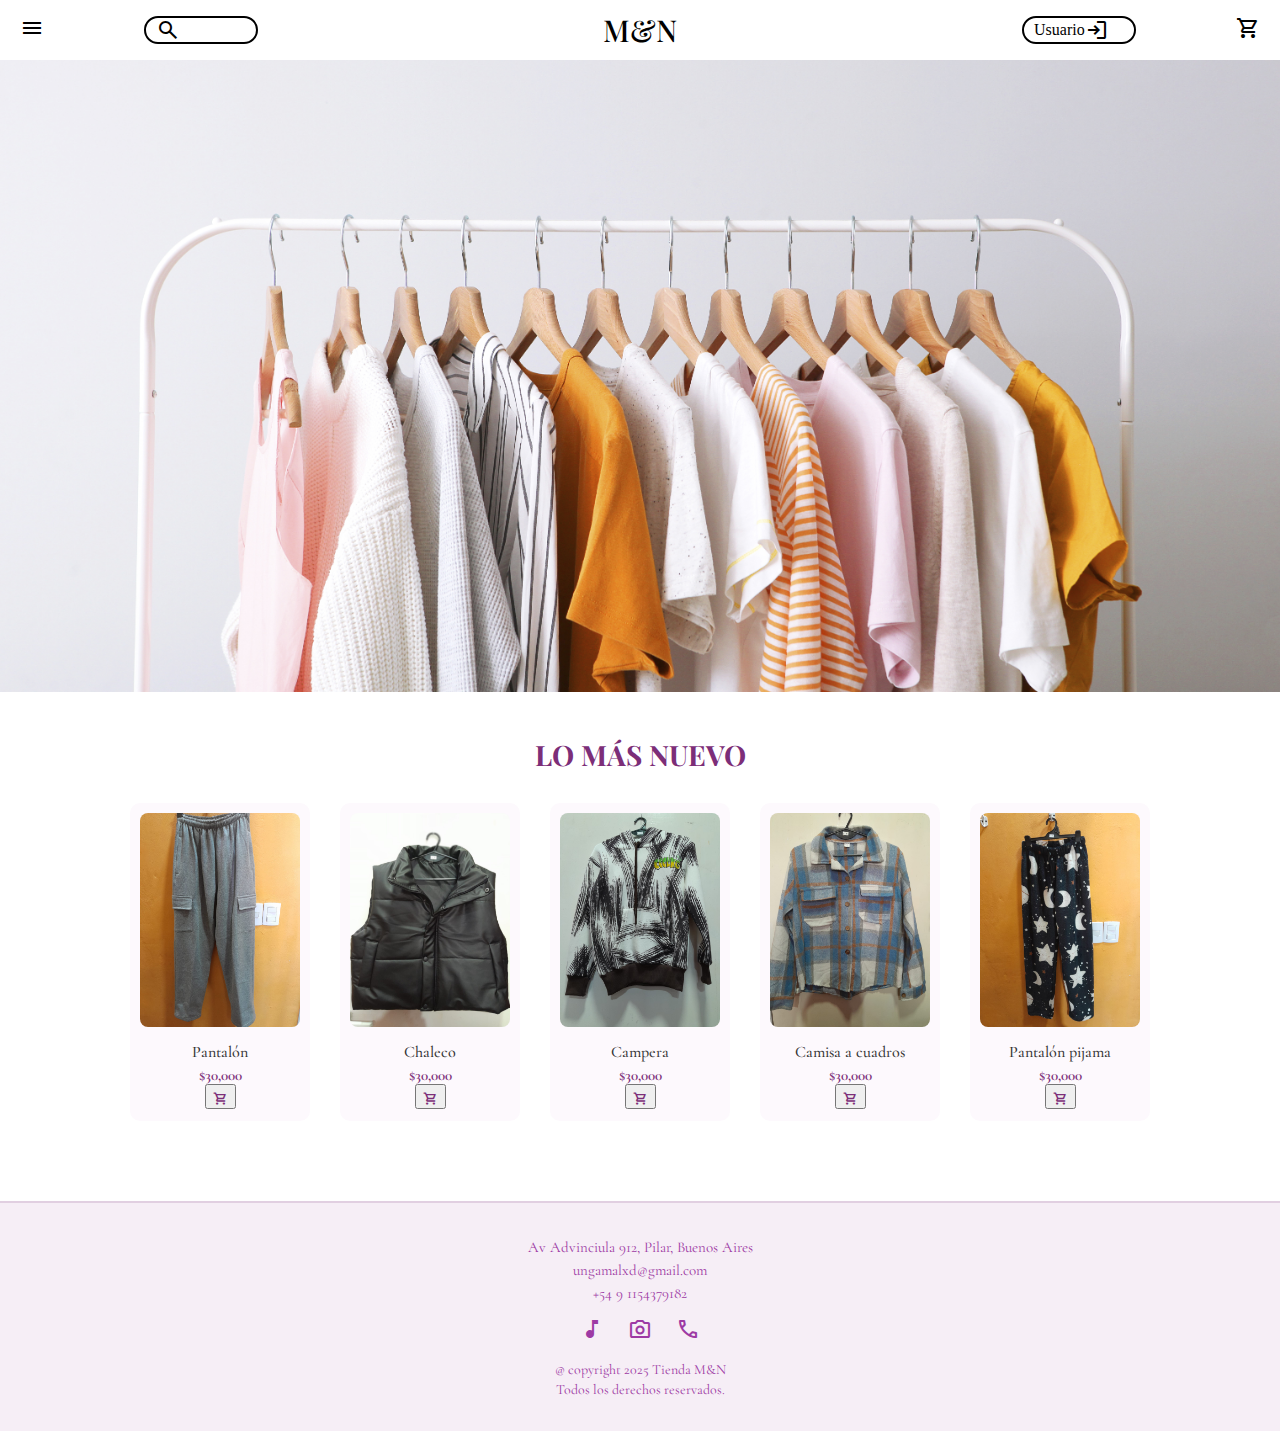
<file: M-N-Sestua-Sanabria-main/index.html>
<!DOCTYPE html>
<html lang="es">

<head>
    <meta charset="UTF-8" />
    <meta name="viewport" content="width=device-width, initial-scale=1.0" />
    <title>M&N</title>
    <link rel="stylesheet" href="style.css" />
    <link href="https://fonts.googleapis.com/css2?family=Material+Symbols+Outlined" rel="stylesheet" />
    <link rel="preconnect" href="https://fonts.googleapis.com" />
    <link rel="preconnect" href="https://fonts.gstatic.com" crossorigin />
    <link
        href="https://fonts.googleapis.com/css2?family=Cormorant+Garamond:ital,wght@0,300..700;1,300..700&family=Playfair+Display:ital,wght@0,400..900;1,400..900&display=swap"
        rel="stylesheet" />
</head>

<body>
    <div id="page-container">
        <header>
            <nav>
                <section id="s1">
                    <span class="material-symbols-outlined">menu</span>
                    <div class="bordeic">
                        <span class="material-symbols-outlined">search</span>
                    </div>
                </section>
                <section id="s2">
                    <a href="index.html">
                        <h1>M&N</h1>
                    </a>
                </section>
                <section id="s3">
                    <div class="bordeic">
                        Usuario<span class="material-symbols-outlined">login</span>
                    </div>
                    <div class="carrito-container">
                        <a href="carrito.html">
                            <span class="material-symbols-outlined">shopping_cart</span>
                            <span class="cart-badge" id="cart-count">0</span>
                        </a>
                    </div>
                </section>
            </nav>
        </header>

        <div>
            <img src="img/fotohero.jpg" id="hero" />
        </div>


        <main>
            <section id="novedades">
                <h2>LO MÁS NUEVO</h2>

                <div id="contenedor-productos" class="fila-productos"></div>
            </section>
        </main>

    </div>


    <footer>
        <div class="footer-info">
            <p>Av Advinciula 912, Pilar, Buenos Aires</p>
            <p>ungamalxd@gmail.com</p>
            <p>+54 9 1154379182</p>
        </div>
        <div class="footer-redes">
            <a href="#"><span class="material-symbols-outlined">music_note</span></a>
            <a href="#"><span class="material-symbols-outlined">photo_camera</span></a>
            <a href="#"><span class="material-symbols-outlined">call</span></a>
        </div>
        <div class="footer-copy">
            <p>@ copyright 2025 Tienda M&N</p>
            <p>Todos los derechos reservados.</p>
        </div>
    </footer>
    <script src="app.js"></script>
    <script src="app-4.js"></script>
</body>

</html>
</file>
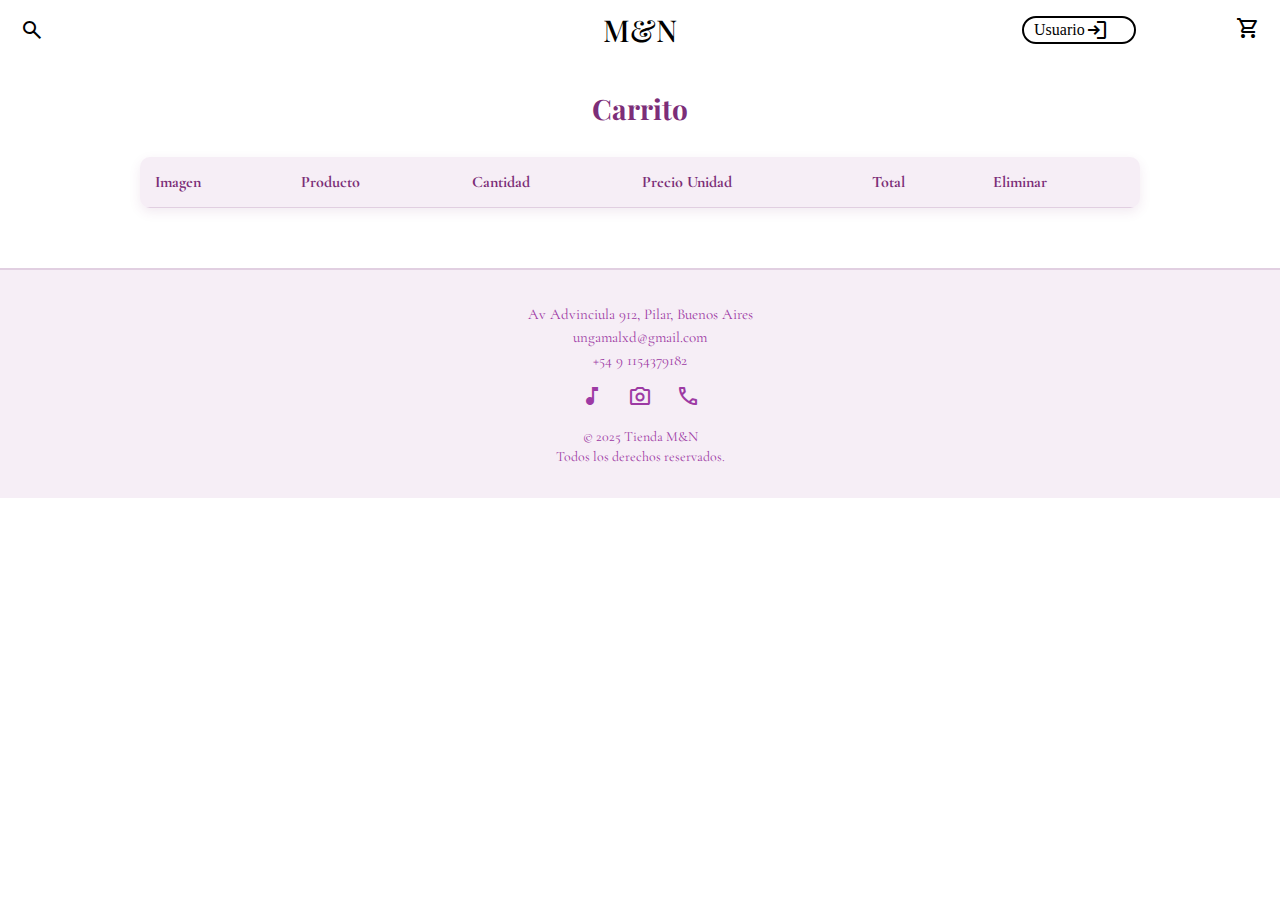
<file: carrito.html>
<!DOCTYPE html>
<html lang="es">
<head>
  <meta charset="UTF-8" />
  <meta name="viewport" content="width=device-width, initial-scale=1.0" />
  <title>M&N - Carrito</title>
  <link rel="stylesheet" href="style.css" />
  <link rel="stylesheet" href="carrito.css" />

  <link href="https://fonts.googleapis.com/css2?family=Material+Symbols+Outlined" rel="stylesheet" />
  <link rel="preconnect" href="https://fonts.googleapis.com" />
  <link rel="preconnect" href="https://fonts.gstatic.com" crossorigin />
  <link
    href="https://fonts.googleapis.com/css2?family=Cormorant+Garamond:ital,wght@0,300..700;1,300..700&family=Playfair+Display:ital,wght@0,400..900;1,400..900&display=swap"
    rel="stylesheet" />
</head>
<body>


    <header>
        <nav>
            <section id="s1">
            
                    
                    <span class="material-symbols-outlined">search</span>
                </div>
            </section>
            <section id="s2">
                <a href="index.html"><h1>M&N</h1></a>
            </section>
            <section id="s3">
                <a href="usuario.html"><div class="bordeic">
                    Usuario<span class="material-symbols-outlined">login</span>
                </div></a>
                <a href="carrito.html"><span class="material-symbols-outlined">shopping_cart</span></a>
            </section>
        </nav>
    </header>


  <main>
    <h2 class="titulo-seccion">Carrito</h2>
    <div class="carrito-contenido">
      <table>
        <thead>
          <tr>
            <th>Imagen</th>
            <th>Producto</th>
            <th>Cantidad</th>
            <th>Precio Unidad</th>
            <th>Total</th>
            <th>Eliminar</th>
          </tr>
        </thead>
        <tbody id="carritofilas">
       
        </tbody>
      </table>
    </div>
  </main>

  
  <footer>
    <div class="footer-info">
      <p>Av Advinciula 912, Pilar, Buenos Aires</p>
      <p>ungamalxd@gmail.com</p>
      <p>+54 9 1154379182</p>
    </div>
    <div class="footer-redes">
      <a href="#"><span class="material-symbols-outlined">music_note</span></a>
      <a href="#"><span class="material-symbols-outlined">photo_camera</span></a>
      <a href="#"><span class="material-symbols-outlined">call</span></a>
    </div>
    <div class="footer-copy">
      <p>&copy; 2025 Tienda M&N</p>
      <p>Todos los derechos reservados.</p>
    </div>
  </footer>

  <script src="app-3.js"></script>
</body>
</html>
</file>
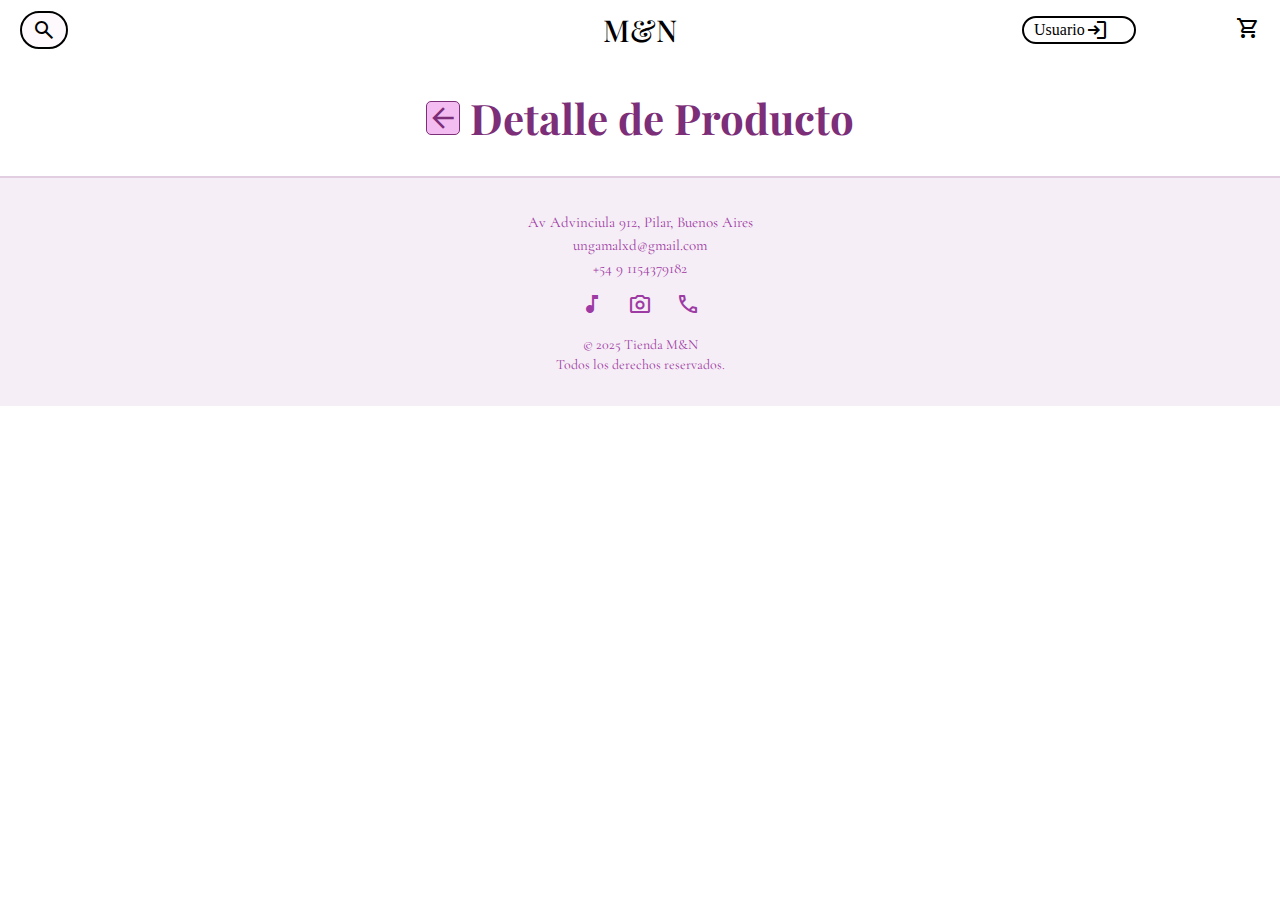
<file: detalle.html>
<!DOCTYPE html>
<html lang="es">
<head>
  <meta charset="UTF-8" />
  <meta name="viewport" content="width=device-width, initial-scale=1.0" />
  <title>M&N - Detalle</title>
  <link rel="stylesheet" href="style.css" />
  <link rel="stylesheet" href="detalle.css" />

  <link href="https://fonts.googleapis.com/css2?family=Material+Symbols+Outlined" rel="stylesheet" />
  <link rel="preconnect" href="https://fonts.googleapis.com" />
  <link rel="preconnect" href="https://fonts.gstatic.com" crossorigin />
  <link
    href="https://fonts.googleapis.com/css2?family=Cormorant+Garamond:ital,wght@0,300..700;1,300..700&family=Playfair+Display:ital,wght@0,400..900;1,400..900&display=swap"
    rel="stylesheet" />
</head>
<body>

  
    <header>
        <nav>
            <section id="s1">
            
                <div id="searchbar">
                
                    <span class="material-symbols-outlined">search</span>
                </div>
            </section>
            <section id="s2">
                <a href="index.html"><h1>M&N</h1></a>
            </section>
            <section id="s3">
                <a href="usuario.html"><div class="bordeic">
                    Usuario<span class="material-symbols-outlined">login</span>
                </div></a>
                                <a href="carrito.html" class="carrito-icono">
                 <span class="material-symbols-outlined">shopping_cart</span>
                 <span id="carrito-count" class="carrito-count">0</span>
                </a>
            </section>
        </nav>
    </header>

  
  <main>
    <div  class="titulo-seccion">
       <span class="material-symbols-outlined" id="arrow"><a href="index.html">arrow_back</a>

</span>
      <h2>Detalle de Producto</h2>
    </div>
    
    <div id="producto"></div>
  </main>

  
  <footer>
    <div class="footer-info">
      <p>Av Advinciula 912, Pilar, Buenos Aires</p>
      <p>ungamalxd@gmail.com</p>
      <p>+54 9 1154379182</p>
    </div>
    <div class="footer-redes">
      <a href="#"><span class="material-symbols-outlined">music_note</span></a>
      <a href="#"><span class="material-symbols-outlined">photo_camera</span></a>
      <a href="#"><span class="material-symbols-outlined">call</span></a>
    </div>
    <div class="footer-copy">
      <p>&copy; 2025 Tienda M&N</p>
      <p>Todos los derechos reservados.</p>
    </div>
  </footer>

  <script src="app-2.js"></script>
  <script src="carrito.js"></script>
</body>
</html>
</file>
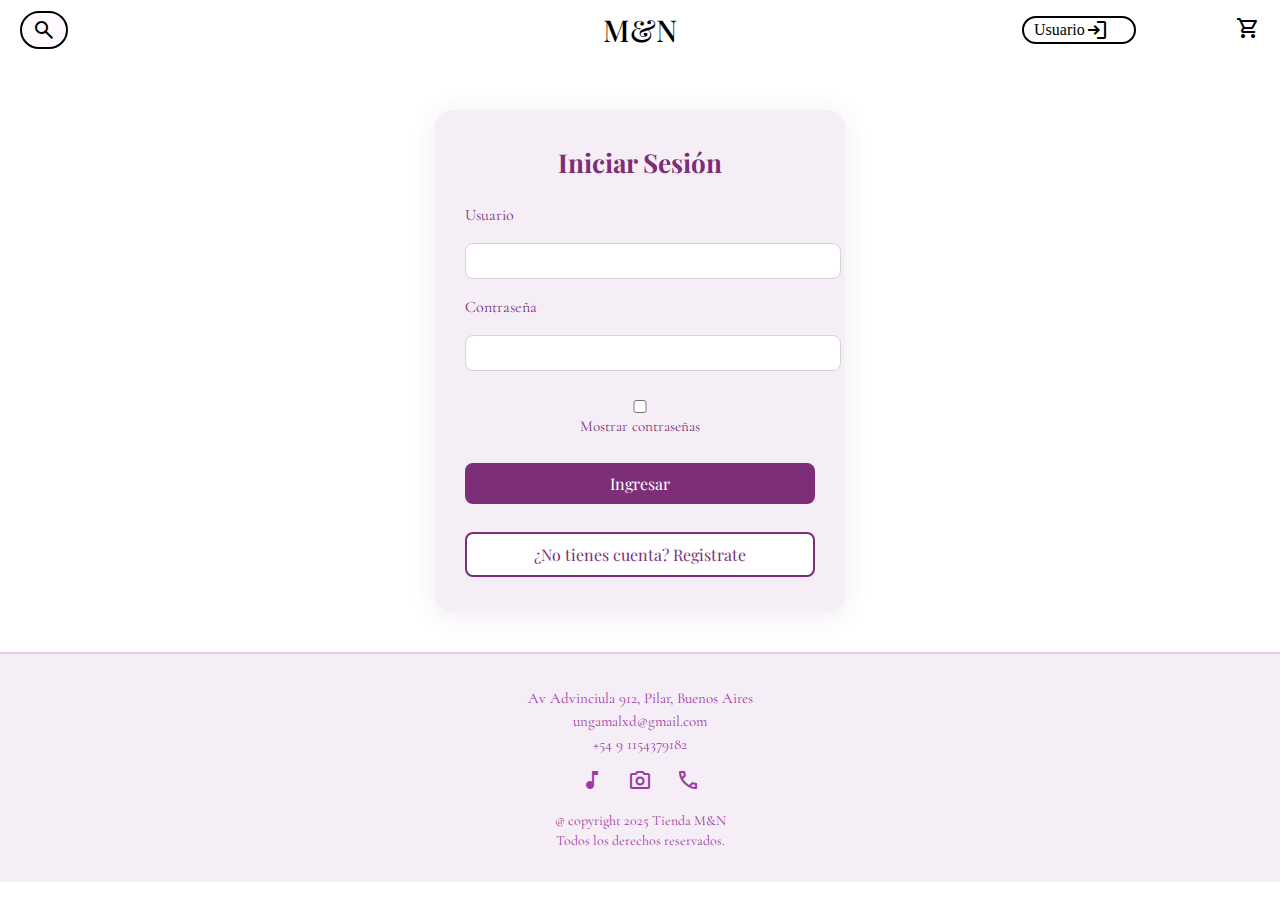
<file: usuario.html>
<!DOCTYPE html>
<html lang="es">

<head>
    <meta charset="UTF-8">
    <meta name="viewport" content="width=device-width, initial-scale=1.0" />
    <title>Login Usuario</title>
    <link rel="stylesheet" href="style.css" />
    <link href="https://fonts.googleapis.com/css2?family=Material+Symbols+Outlined" rel="stylesheet" />
    <link rel="preconnect" href="https://fonts.googleapis.com" />
    <link rel="preconnect" href="https://fonts.gstatic.com" crossorigin />
    <link
        href="https://fonts.googleapis.com/css2?family=Cormorant+Garamond:ital,wght@0,300..700;1,300..700&family=Playfair+Display:ital,wght@0,400..900;1,400..900&display=swap"
        rel="stylesheet" />
</head>

<body>
    <header>
        <nav>
            <section id="s1">
           
                <div id="searchbar">

                    <span class="material-symbols-outlined">search</span>
                </div>
            </section>
            <section id="s2">
                <a href="index.html">
                    <h1>M&N</h1>
                </a>
            </section>
            <section id="s3">
                <a href="usuario.html">
                    <div class="bordeic">
                        Usuario<span class="material-symbols-outlined">login</span>
                    </div>
                </a>
                                <a href="carrito.html" class="carrito-icono">
                 <span class="material-symbols-outlined">shopping_cart</span>
                 <span id="carrito-count" class="carrito-count">0</span>
                </a>
            </section>
        </nav>
    </header>

    <main>
        <section class="login-container" id="login-section">
            <h2 id="form-title">Iniciar Sesión</h2>
            <form class="login-form" id="login-form">
                <label for="usuario">Usuario</label>
                <input type="text" id="usuario" name="usuario" required />

                <label for="password">Contraseña</label>
                <input type="password" id="password" name="password" required />

                <label for="passwordrepeat"> Repetir Contraseña</label>
                <input type="password" id="passwordrepeat" name="passwordrepeat" />

                <div style="margin: 10px 0;">
                    <input type="checkbox" id="show-passwords" />
                    <label for="show-passwords" style="font-size: 0.95em;">Mostrar contraseñas</label>
                </div>

                <button type="submit" class="btn-login" id="login-btn">Ingresar</button>
                <button type="button" class="btn-login btn-alt" id="toggle-btn">¿No tienes cuenta? Registrate</button>
            </form>
        </section>
    </main>

    <footer>
        <div class="footer-info">
            <p>Av Advinciula 912, Pilar, Buenos Aires</p>
            <p>ungamalxd@gmail.com</p>
            <p>+54 9 1154379182</p>
        </div>
        <div class="footer-redes">
            <a href="#"><span class="material-symbols-outlined">music_note</span></a>
            <a href="#"><span class="material-symbols-outlined">photo_camera</span></a>
            <a href="#"><span class="material-symbols-outlined">call</span></a>
        </div>
        <div class="footer-copy">
            <p>@ copyright 2025 Tienda M&N</p>
            <p>Todos los derechos reservados.</p>
        </div>
    </footer>
    <script src="app-4.js"></script>
    <script src="carrito.js"></script>
</body>

</html>
</file>
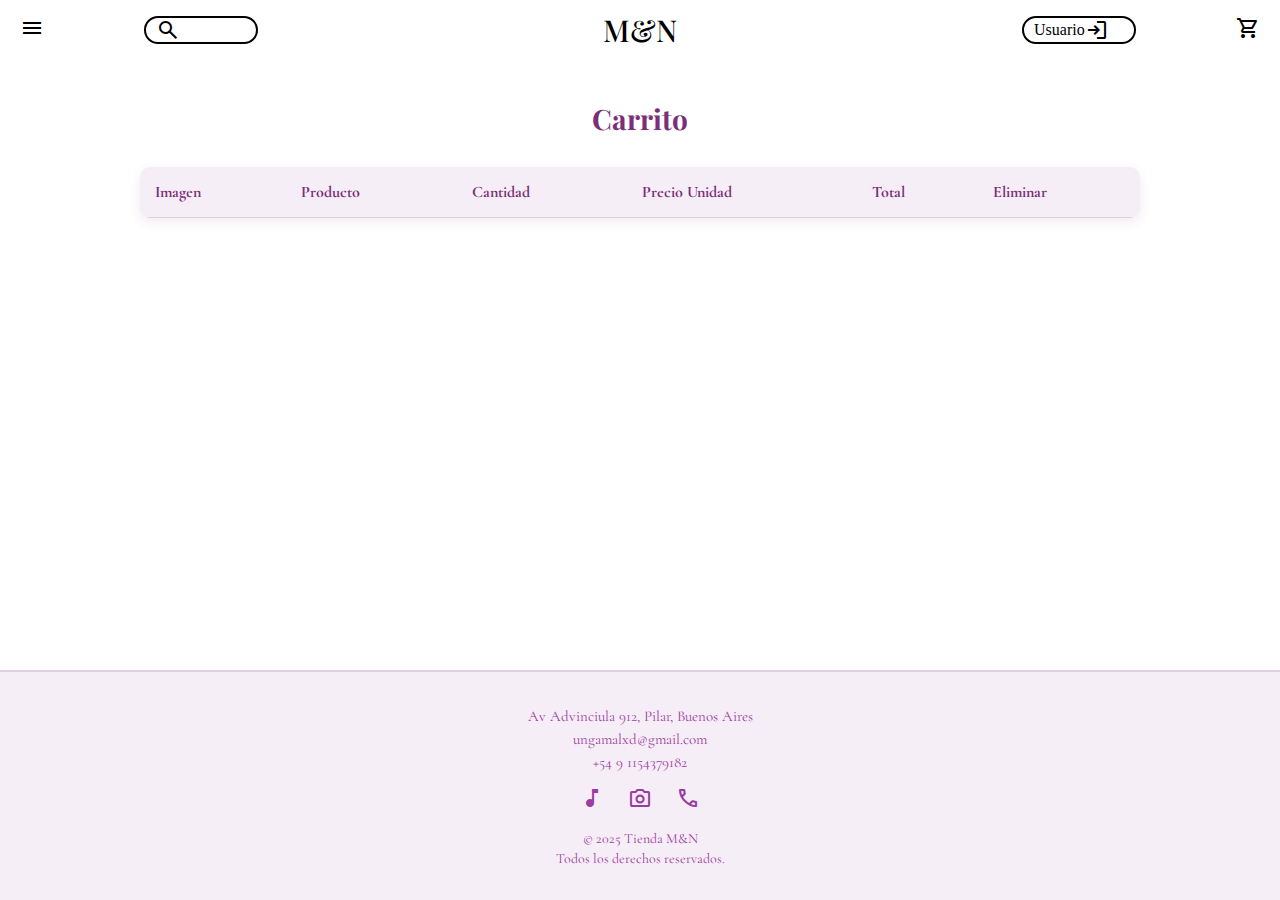
<file: M-N-Sestua-Sanabria-main/carrito.html>
<!DOCTYPE html>
<html lang="es">

<head>
  <meta charset="UTF-8" />
  <meta name="viewport" content="width=device-width, initial-scale=1.0" />
  <title>M&N - Carrito</title>
  <link rel="stylesheet" href="style.css" />
  <link rel="stylesheet" href="carrito.css" />


  <link href="https://fonts.googleapis.com/css2?family=Material+Symbols+Outlined" rel="stylesheet" />
  <link rel="preconnect" href="https://fonts.googleapis.com" />
  <link rel="preconnect" href="https://fonts.gstatic.com" crossorigin />
  <link
    href="https://fonts.googleapis.com/css2?family=Cormorant+Garamond:ital,wght@0,300..700;1,300..700&family=Playfair+Display:ital,wght@0,400..900;1,400..900&display=swap"
    rel="stylesheet" />
</head>

<body>

  <div id="page-container">
    <header>
      <nav>
        <section id="s1">
          <span class="material-symbols-outlined">menu</span>
          <div class="bordeic">
            <span class="material-symbols-outlined">search</span>
          </div>
        </section>
        <section id="s2">
          <a href="index.html">
            <h1>M&N</h1>
          </a>
        </section>
        <section id="s3">
          <div class="bordeic">
            Usuario<span class="material-symbols-outlined">login</span>
          </div>
          <div class="carrito-container">
            <a href="carrito.html">
              <span class="material-symbols-outlined">shopping_cart</span>
              <span class="cart-badge" id="cart-count">0</span>
            </a>
          </div>
      </nav>
    </header>


    <main>
      <h2 class="titulo-seccion">Carrito</h2>
      <div class="carrito-contenido">
        <table>
          <thead>
            <tr>
              <th>Imagen</th>
              <th>Producto</th>
              <th>Cantidad</th>
              <th>Precio Unidad</th>
              <th>Total</th>
              <th>Eliminar</th>
            </tr>
          </thead>
          <tbody id="carritofilas">

          </tbody>
        </table>
      </div>
    </main>


  </div>

  <footer>
    <div class="footer-info">
      <p>Av Advinciula 912, Pilar, Buenos Aires</p>
      <p>ungamalxd@gmail.com</p>
      <p>+54 9 1154379182</p>
    </div>
    <div class="footer-redes">
      <a href="#"><span class="material-symbols-outlined">music_note</span></a>
      <a href="#"><span class="material-symbols-outlined">photo_camera</span></a>
      <a href="#"><span class="material-symbols-outlined">call</span></a>
    </div>
    <div class="footer-copy">
      <p>&copy; 2025 Tienda M&N</p>
      <p>Todos los derechos reservados.</p>
    </div>
  </footer>

  <script src="app-3.js"></script>
  <script src="app-4.js"></script>
</body>

</html>
</file>
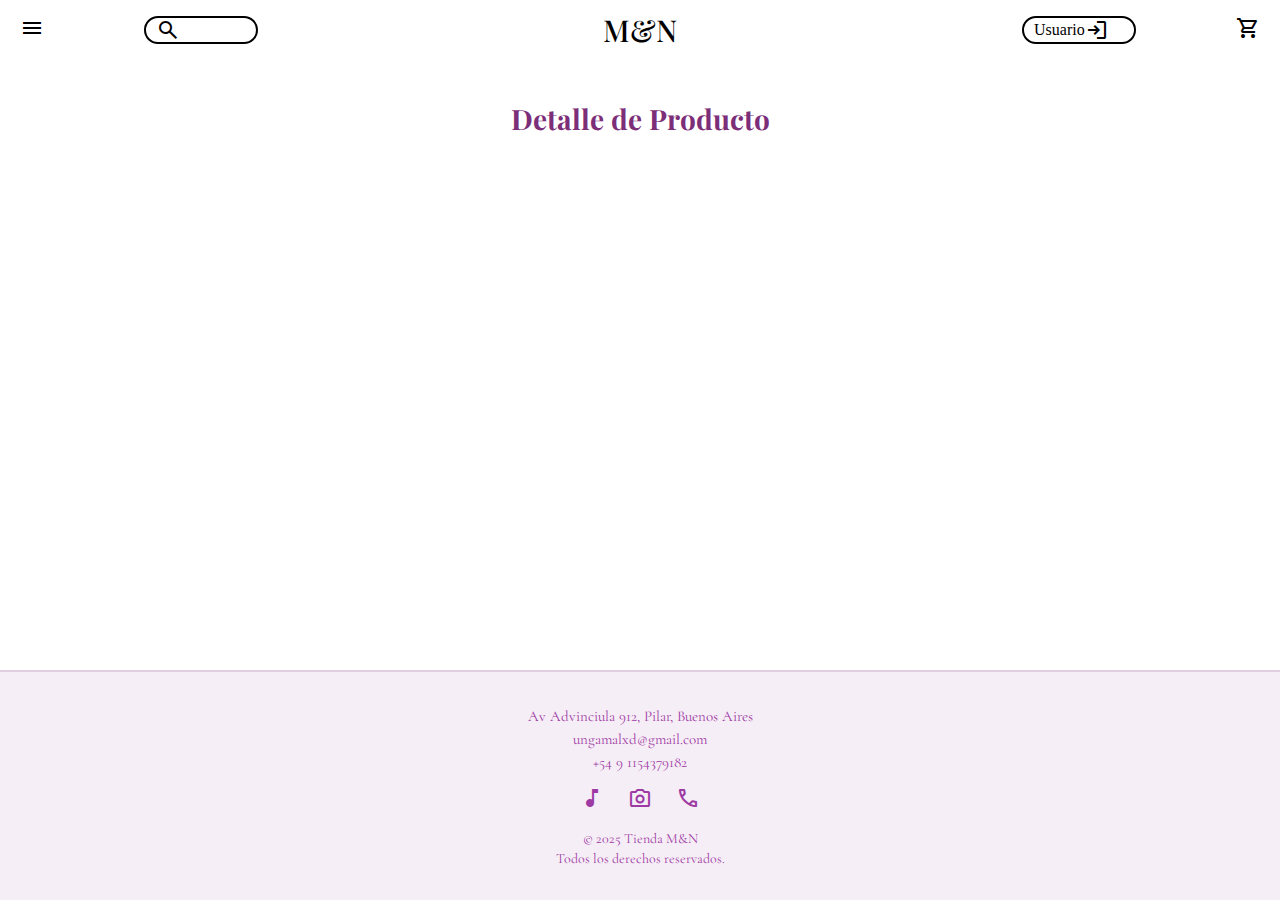
<file: M-N-Sestua-Sanabria-main/detalle.html>
<!DOCTYPE html>
<html lang="es">

<head>
  <meta charset="UTF-8" />
  <meta name="viewport" content="width=device-width, initial-scale=1.0" />
  <title>M&N - Detalle</title>
  <link rel="stylesheet" href="style.css" />
  <link rel="stylesheet" href="detalle.css" />

  <link href="https://fonts.googleapis.com/css2?family=Material+Symbols+Outlined" rel="stylesheet" />
  <link rel="preconnect" href="https://fonts.googleapis.com" />
  <link rel="preconnect" href="https://fonts.gstatic.com" crossorigin />
  <link
    href="https://fonts.googleapis.com/css2?family=Cormorant+Garamond:ital,wght@0,300..700;1,300..700&family=Playfair+Display:ital,wght@0,400..900;1,400..900&display=swap"
    rel="stylesheet" />
</head>

<body>

  <div id="page-container">
    <header>
      <nav>
        <section id="s1">
          <span class="material-symbols-outlined">menu</span>
          <div class="bordeic">
            <span class="material-symbols-outlined">search</span>
          </div>
        </section>
        <section id="s2">
          <a href="index.html">
            <h1>M&N</h1>
          </a>
        </section>
        <section id="s3">
          <div class="bordeic">
            Usuario<span class="material-symbols-outlined">login</span>
          </div>
          <div class="carrito-container">
            <a href="carrito.html">
              <span class="material-symbols-outlined">shopping_cart</span>
              <span class="cart-badge" id="cart-count">0</span>
            </a>
          </div>
        </section>
      </nav>
    </header>


    <main>
      <h2 class="titulo-seccion">Detalle de Producto</h2>
      <div id="producto"></div>
    </main>
  </div>



  <footer>
    <div class="footer-info">
      <p>Av Advinciula 912, Pilar, Buenos Aires</p>
      <p>ungamalxd@gmail.com</p>
      <p>+54 9 1154379182</p>
    </div>
    <div class="footer-redes">
      <a href="#"><span class="material-symbols-outlined">music_note</span></a>
      <a href="#"><span class="material-symbols-outlined">photo_camera</span></a>
      <a href="#"><span class="material-symbols-outlined">call</span></a>
    </div>
    <div class="footer-copy">
      <p>&copy; 2025 Tienda M&N</p>
      <p>Todos los derechos reservados.</p>
    </div>
  </footer>

  <script src="app-2.js"></script>
  <script src="app-4.js"></script>
</body>

</html>
</file>
<file: M-N-Sestua-Sanabria-main/style.css>
*{
    margin: 0;
}

h1{

  font-family: "Playfair Display", serif;
  font-optical-sizing: auto;
  font-weight: 500;
  font-style: normal;
  font-size: 30px;
}

nav{
    display: grid;
    grid-template-columns: 20% 60% 20%;
    align-items: center;
    margin-left: 20px;
    margin-right: 20px;
    margin-top: 10px;
    margin-bottom: 10px;
}
#s1{
    display: grid;
    grid-template-columns: 1fr 1fr;
    justify-items: start;
}
#s2{
    display: grid;
    justify-items: center;
}
#s3{
    display: grid;
    grid-template-columns: 1fr 1fr;
    justify-items: end;
}

.bordeic{
    align-items: center;
    display: grid;
    grid-template-columns: 1fr 1fr;
    border: solid 2px;
    border-radius: 20px;
    padding-left: 10px;
    width: 100px;

}
#hero{
    width: 100%;
}
footer {
  background-color: #f6eef6; 
  color: #9d3aa4;
  padding: 30px 20px;
  text-align: center;
  font-family: "Cormorant Garamond", serif;
  border-top: 2px solid #e1cfe1;

}

.footer-info p {
  margin: 5px 0;
  font-size: 15px;
}

.footer-redes {
  margin: 15px 0;
}

.footer-redes a {
  margin: 0 10px;
  display: inline-block;
}

html, body{
  height: 100%;
}
body{
  display: flex;
  flex-direction: column;
}

.footer-redes a img:hover {
  filter: none; 
}

.footer-copy {
  margin-top: 10px;
  font-size: 14px;
  color: #9d3aa4;
}

.footer-copy p {
  margin: 3px 0;
}
#novedades {
  padding: 40px 20px;
  background-color: #fff;
}

#novedades h2 {
  font-family: "Playfair Display", serif;
  font-size: 28px;
  color: #7c2e78;
  text-align: center;
  margin-bottom: 30px;
}

.fila-productos {
  display: flex;
  justify-content: center;
  flex-wrap: wrap;
  gap: 30px;
  margin-bottom: 40px;
}

.producto {
  width: 160px;
  text-align: center;
  font-family: "Cormorant Garamond", serif;
  background-color: #fdf9fd;
  border-radius: 10px;
  padding: 10px;
  transition: transform 0.3s ease, box-shadow 0.3s ease;
}

.producto:hover {
  transform: translateY(-5px);
  box-shadow: 0 4px 12px rgba(124, 46, 120, 0.2);
}

.producto img {
  width: 100%;
  height: auto;
  border-radius: 8px;
  object-fit: cover;
}

.producto p {
  margin-top: 10px;
  font-size: 16px;
  color: #333;
  font-weight: 500;
}

.producto span {
  display: block;
  margin-top: 4px;
  color: #7c2e78;
  font-weight: 600;
  font-size: 15px;
}
a{
    text-decoration: none;
    color: currentColor;
}

#page-container {
  flex: 1;
  display: flex;
  flex-direction: column;
}
</file>
<file: style.css>
*{
    margin: 0;
}

h1{

  font-family: "Playfair Display", serif;
  font-optical-sizing: auto;
  font-weight: 500;
  font-style: normal;
  font-size: 30px;
}

nav{
    display: grid;
    grid-template-columns: 20% 60% 20%;
    align-items: center;
    margin-left: 20px;
    margin-right: 20px;
    margin-top: 10px;
    margin-bottom: 10px;
}
#s1{
    display: grid;
    grid-template-columns: 1fr 1fr;
    justify-items: start;
    align-items: center;
}
#s2{
    display: grid;
    justify-items: center;
}
#s3{
    display: grid;
    grid-template-columns: 1fr 1fr;
    justify-items: end;
}

.bordeic{
    align-items: center;
    display: grid;
    grid-template-columns: 1fr 1fr;
    border: solid 2px;
    border-radius: 20px;
    padding-left: 10px;
    width: 100px;

}
#hero{
    width: 100%;
}
footer {
  background-color: #f6eef6; /* Color claro con tono rosado */
  color: #9d3aa4;
  padding: 30px 20px;
  text-align: center;
  font-family: "Cormorant Garamond", serif;
  border-top: 2px solid #e1cfe1;
}

.footer-info p {
  margin: 5px 0;
  font-size: 15px;
}

.footer-redes {
  margin: 15px 0;
}

.footer-redes a {
  margin: 0 10px;
  display: inline-block;
}



.footer-redes a img:hover {
  filter: none; /* A color al pasar el mouse */
}

.footer-copy {
  margin-top: 10px;
  font-size: 14px;
  color: #9d3aa4;
}

.footer-copy p {
  margin: 3px 0;
}
#novedades {
  padding: 40px 20px;
  background-color: #fff;
}

#novedades h2 {
  font-family: "Playfair Display", serif;
  font-size: 28px;
  color: #7c2e78;
  text-align: center;
  margin-bottom: 30px;
}

.fila-productos {
  display: grid;
  grid-template-columns: repeat(4, 1fr);
  gap: 30px;
  margin-bottom: 40px;
  justify-items: center;
  background: #d6d3d6;
  border-radius: 18px;
  box-shadow: 0 4px 24px rgba(124, 46, 120, 0.08);
  padding: 35px 25px;
  min-height: 220px;
  transition: box-shadow 0.3s;
}

.producto {
  width: 160px;
  text-align: center;
  font-family: "Cormorant Garamond", serif;
  background-color: #ffffff;
  border-radius: 10px;
  padding: 10px;
  transition: transform 0.3s ease, box-shadow 0.3s ease;
}

.producto:hover {
  transform: translateY(-5px);
  box-shadow: 0 4px 12px rgba(124, 46, 120, 0.2);
}

.producto img {
  width: 100%;
  height: auto;
  border-radius: 8px;
  object-fit: cover;
}

.producto p {
  margin-top: 10px;
  font-size: 16px;
  color: #333;
  font-weight: 500;
}

.producto span {
  display: block;
  margin-top: 4px;
  color: #7c2e78;
  font-weight: 600;
  font-size: 15px;
}
a{
    text-decoration: none;
    color: currentColor;
}
#searchbar {
    display: flex;
    align-items: center;
    border: 2px solid #000000;
    border-radius: 20px;
    padding: 5px 10px;
    background-color: #fdf9fd;
}
input{
    border: none;
    outline: none;
    background: transparent;
    width: 100%;
    font-size: 12px;
    color: #333;
}
.login-container {
  max-width: 350px;
  margin: 60px auto 40px auto;
  background: #f6eef6;
  border-radius: 18px;
  box-shadow: 0 4px 24px rgba(124, 46, 120, 0.10);
  padding: 35px 30px;
  text-align: center;
}

.login-container h2 {
  font-family: "Playfair Display", serif;
  color: #7c2e78;
  margin-bottom: 25px;
  font-size: 26px;
}

.login-form {
  display: flex;
  flex-direction: column;
  gap: 18px;
}

.login-form label {
  font-family: "Cormorant Garamond", serif;
  color: #7c2e78;
  font-size: 16px;
  text-align: left;
}

.login-form input {
  padding: 8px 12px;
  border: 1px solid #d6d3d6;
  border-radius: 8px;
  font-size: 15px;
  background: #fff;
  font-family: "Cormorant Garamond", serif;
}

.btn-login {
  background: #7c2e78;
  color: #fff;
  border: none;
  border-radius: 8px;
  padding: 10px 0;
  font-size: 16px;
  font-family: "Playfair Display", serif;
  cursor: pointer;
  transition: background 0.2s;
}

.btn-login:hover {
  background: #9d3aa4;
}
.btn-alt {
  background: #fff;
  color: #7c2e78;
  border: 2px solid #7c2e78;
  margin-top: 10px;
  font-family: "Playfair Display", serif;
  transition: background 0.2s, color 0.2s;
}

.btn-alt:hover {
  background: #f6eef6;
  color: #9d3aa4;
}
</file>
<file: carrito.css>
#arrow {
  cursor: pointer;
  font-size: 32px;
  color: #7c2e78;
  margin-right: 10px;
  align-self: center;
  border: 1px solid ;
  border-radius: 5px;
  background-color: #e97ce481;
}

#arrow a {
  text-decoration: none;
  color: inherit;
}

.titulo-seccion {
  display: flex;
  align-items: center;
  justify-content: center;
  font-family: "Playfair Display", serif;
  font-size: 28px;
  color: #7c2e78;
  text-align: center;
  margin-top: 40px;
  margin-bottom: 30px;
  padding: 0 20px;
}

.titulo-seccion h2 {
  margin: 0;
}

.carrito-contenido {
  padding: 0 20px 60px;
  display: flex;
  justify-content: center;
}

table {
  width: 100%;
  max-width: 1000px;
  border-collapse: collapse;
  font-family: "Cormorant Garamond", serif;
  background-color: #fdf9fd;
  border-radius: 10px;
  overflow: hidden;
  box-shadow: 0 4px 12px rgba(124, 46, 120, 0.1);
}

thead {
  background-color: #f6eef6;
  color: #7c2e78;
}

thead th {
  padding: 15px;
  text-align: left;
  font-size: 16px;
  border-bottom: 1px solid #e1cfe1;
}

tbody td {
  padding: 15px;
  font-size: 15px;
  border-bottom: 1px solid #f1dcf1;
  vertical-align: middle;
}

tbody img {
  width: 80px;
  height: auto;
  border-radius: 8px;
  object-fit: cover;
}

button.eliminar {
  background-color: #d492b9;
  color: white;
  border: none;
  padding: 8px 12px;
  font-size: 14px;
  border-radius: 8px;
  cursor: pointer;
  transition: background-color 0.3s ease;
}

button.eliminar:hover {
  background-color: #b964a2;
}

/* ============================================
   RESPONSIVE - TABLETS (768px)
   ============================================ */
@media screen and (max-width: 768px) {
  .titulo-seccion {
    font-size: 24px;
    margin-top: 30px;
    margin-bottom: 20px;
  }

  #arrow {
    font-size: 28px;
  }

  .carrito-contenido {
    padding: 0 15px 40px;
  }

  /* Convertir tabla en cards para móvil */
  table,
  thead,
  tbody,
  th,
  td,
  tr {
    display: block;
  }

  thead {
    display: none;
  }

  tbody {
    display: flex;
    flex-direction: column;
    gap: 15px;
  }

  tr {
    background-color: #fdf9fd;
    border-radius: 10px;
    box-shadow: 0 2px 8px rgba(124, 46, 120, 0.1);
    padding: 15px;
    display: flex;
    flex-direction: column;
    gap: 10px;
  }

  td {
    padding: 8px 0;
    font-size: 15px;
    border: none;
    display: flex;
    justify-content: space-between;
    align-items: center;
  }

  td::before {
    content: attr(data-label);
    font-weight: bold;
    color: #7c2e78;
    min-width: 120px;
  }

  tbody img {
    width: 100px;
    height: auto;
    margin-right: auto;
  }

  /* Primera celda (imagen) sin label */
  td:first-child::before {
    content: "";
  }

  button.eliminar {
    width: 100%;
    padding: 10px;
    font-size: 15px;
  }
}

/* ============================================
   RESPONSIVE - MÓVILES (480px)
   ============================================ */
@media screen and (max-width: 480px) {
  .titulo-seccion {
    font-size: 20px;
    margin-top: 20px;
  }

  #arrow {
    font-size: 24px;
    margin-right: 8px;
  }

  .carrito-contenido {
    padding: 0 10px 30px;
  }

  tr {
    padding: 12px;
  }

  td {
    font-size: 14px;
  }

  td::before {
    font-size: 13px;
    min-width: 100px;
  }

  tbody img {
    width: 80px;
  }
}
</file>
<file: detalle.css>
.detalle-container {
  display: flex;
  flex-wrap: wrap;
  justify-content: center;
  align-items: center;
  padding: 40px 20px;
  gap: 40px;
  font-family: "Cormorant Garamond", serif;
}

.detalle-container img {
  max-width: 400px;
  width: 100%;
  border-radius: 10px;
  box-shadow: 0 4px 10px rgba(0, 0, 0, 0.1);
  object-fit: cover;
}

.detalle-info {
  max-width: 400px;
  width: 100%;
  display: flex;
  flex-direction: column;
  gap: 15px;
}

.detalle-info h3 {
  font-size: 28px;
  font-family: "Playfair Display", serif;
  color: #7c2e78;
}

.detalle-info p {
  font-size: 18px;
  color: #333;
}

.cantidad-control {
  display: flex;
  align-items: center;
  gap: 15px;
  margin-top: 10px;
}

.cantidad-control button {
  padding: 8px 16px;
  font-size: 18px;
  font-weight: bold;
  border: none;
  background-color: #e7d1e7;
  color: #7c2e78;
  border-radius: 5px;
  cursor: pointer;
  transition: background-color 0.2s ease;
  min-width: 40px;
}

.cantidad-control button:hover {
  background-color: #d4a9d4;
}

.cantidad-control span {
  font-size: 20px;
  min-width: 30px;
  text-align: center;
  font-weight: bold;
}

.btn-agregar {
  margin-top: 15px;
  background-color: #7c2e78;
  color: #fff;
  border: none;
  padding: 12px 24px;
  font-size: 17px;
  border-radius: 25px;
  cursor: pointer;
  transition: background-color 0.3s ease;
  width: 100%;
}

.btn-agregar:hover {
  background-color: #62215f;
}

.titulo-seccion {
  display: flex;
  align-items: center;
  justify-content: center;
  font-family: "Playfair Display", serif;
  font-size: 28px;
  color: #7c2e78;
  text-align: center;
  margin-top: 40px;
  margin-bottom: 30px;
  padding: 0 20px;
}

.titulo-seccion h2 {
  margin: 0;
}

#arrow {
  cursor: pointer;
  font-size: 32px;
  color: #7c2e78;
  margin-right: 10px;
  align-self: center;
  border: 1px solid ;
  border-radius: 5px;
  background-color: #e97ce481;
}

#arrow a {
  text-decoration: none;
  color: inherit;
}

/* ============================================
   RESPONSIVE - TABLETS (768px)
   ============================================ */
@media screen and (max-width: 768px) {
  .detalle-container {
    padding: 30px 15px;
    gap: 25px;
  }

  .detalle-container img {
    max-width: 100%;
  }

  .detalle-info {
    max-width: 100%;
  }

  .detalle-info h3 {
    font-size: 24px;
  }

  .detalle-info p {
    font-size: 16px;
  }

  .titulo-seccion {
    font-size: 24px;
    margin-top: 30px;
    margin-bottom: 20px;
  }

  #arrow {
    font-size: 28px;
  }

  .btn-agregar {
    padding: 14px 20px;
    font-size: 18px;
  }
}

/* ============================================
   RESPONSIVE - MÓVILES (480px)
   ============================================ */
@media screen and (max-width: 480px) {
  .detalle-container {
    padding: 20px 10px;
    gap: 20px;
  }

  .detalle-info h3 {
    font-size: 22px;
  }

  .detalle-info p {
    font-size: 15px;
  }

  .cantidad-control {
    gap: 10px;
  }

  .cantidad-control button {
    padding: 6px 12px;
    font-size: 16px;
    min-width: 35px;
  }

  .cantidad-control span {
    font-size: 18px;
    min-width: 25px;
  }

  .titulo-seccion {
    font-size: 20px;
    margin-top: 20px;
  }

  #arrow {
    font-size: 24px;
    margin-right: 8px;
  }

  .btn-agregar {
    padding: 12px 18px;
    font-size: 16px;
  }
}
</file>
<file: M-N-Sestua-Sanabria-main/carrito.css>
.titulo-seccion {
  font-family: "Playfair Display", serif;
  font-size: 28px;
  color: #7c2e78;
  text-align: center;
  margin-top: 40px;
  margin-bottom: 30px;
}

.carrito-contenido {
  padding: 0 20px 60px;
  display: flex;
  justify-content: center;
}

table {
  width: 100%;
  max-width: 1000px;
  border-collapse: collapse;
  font-family: "Cormorant Garamond", serif;
  background-color: #fdf9fd;
  border-radius: 10px;
  overflow: hidden;
  box-shadow: 0 4px 12px rgba(124, 46, 120, 0.1);
}

thead {
  background-color: #f6eef6;
  color: #7c2e78;
}

thead th {
  padding: 15px;
  text-align: left;
  font-size: 16px;
  border-bottom: 1px solid #e1cfe1;
}

tbody td {
  padding: 15px;
  font-size: 15px;
  border-bottom: 1px solid #f1dcf1;
  vertical-align: middle;
}

tbody img {
  width: 80px;
  height: auto;
  border-radius: 8px;
  object-fit: cover;
}

button.eliminar {
  background-color: #d492b9;
  color: white;
  border: none;
  padding: 8px 12px;
  font-size: 14px;
  border-radius: 8px;
  cursor: pointer;
  transition: background-color 0.3s ease;
}

button.eliminar:hover {
  background-color: #b964a2;
}

@media screen and (max-width: 768px) {
  table,
  thead,
  tbody,
  th,
  td,
  tr {
    display: block;
  }

  thead {
    display: none;
  }

  tr {
    margin-bottom: 20px;
    background-color: #fdf9fd;
    border-radius: 10px;
    box-shadow: 0 2px 8px rgba(124, 46, 120, 0.1);
    padding: 15px;
  }

  td {
    padding: 10px;
    font-size: 15px;
    border: none;
    display: flex;
    justify-content: space-between;
  }

  td::before {
    content: attr(data-label);
    font-weight: bold;
    color: #7c2e78;
  }

  tbody img {
    width: 100px;
    margin-bottom: 10px;
  }
}
</file>
<file: M-N-Sestua-Sanabria-main/detalle.css>
.detalle-container {
  display: flex;
  flex-wrap: wrap;
  justify-content: center;
  align-items: center;
  padding: 40px 20px;
  gap: 40px;
  font-family: "Cormorant Garamond", serif;
}

.detalle-container img {
  max-width: 300px;
  width: 100%;
  border-radius: 10px;
  box-shadow: 0 4px 10px rgba(0, 0, 0, 0.1);
  object-fit: cover;
}

.detalle-info {
  max-width: 400px;
  display: flex;
  flex-direction: column;
  gap: 15px;
}

.detalle-info h3 {
  font-size: 28px;
  font-family: "Playfair Display", serif;
  color: #7c2e78;
}

.detalle-info p {
  font-size: 18px;
  color: #333;
}

.cantidad-control {
  display: flex;
  align-items: center;
  gap: 10px;
  margin-top: 10px;
}

.cantidad-control button {
  padding: 5px 12px;
  font-size: 16px;
  font-weight: bold;
  border: none;
  background-color: #e7d1e7;
  color: #7c2e78;
  border-radius: 5px;
  cursor: pointer;
  transition: background-color 0.2s ease;
}

.cantidad-control button:hover {
  background-color: #d4a9d4;
}

.cantidad-control span {
  font-size: 18px;
  min-width: 20px;
  text-align: center;
  font-weight: bold;
}

.btn-agregar {
  margin-top: 15px;
  background-color: #7c2e78;
  color: #fff;
  border: none;
  padding: 10px 20px;
  font-size: 17px;
  border-radius: 25px;
  cursor: pointer;
  transition: background-color 0.3s ease;
}

.btn-agregar:hover {
  background-color: #62215f;
}

.titulo-seccion {
  font-family: "Playfair Display", serif;
  font-size: 28px;
  color: #7c2e78;
  text-align: center;
  margin-top: 40px;
}
</file>
